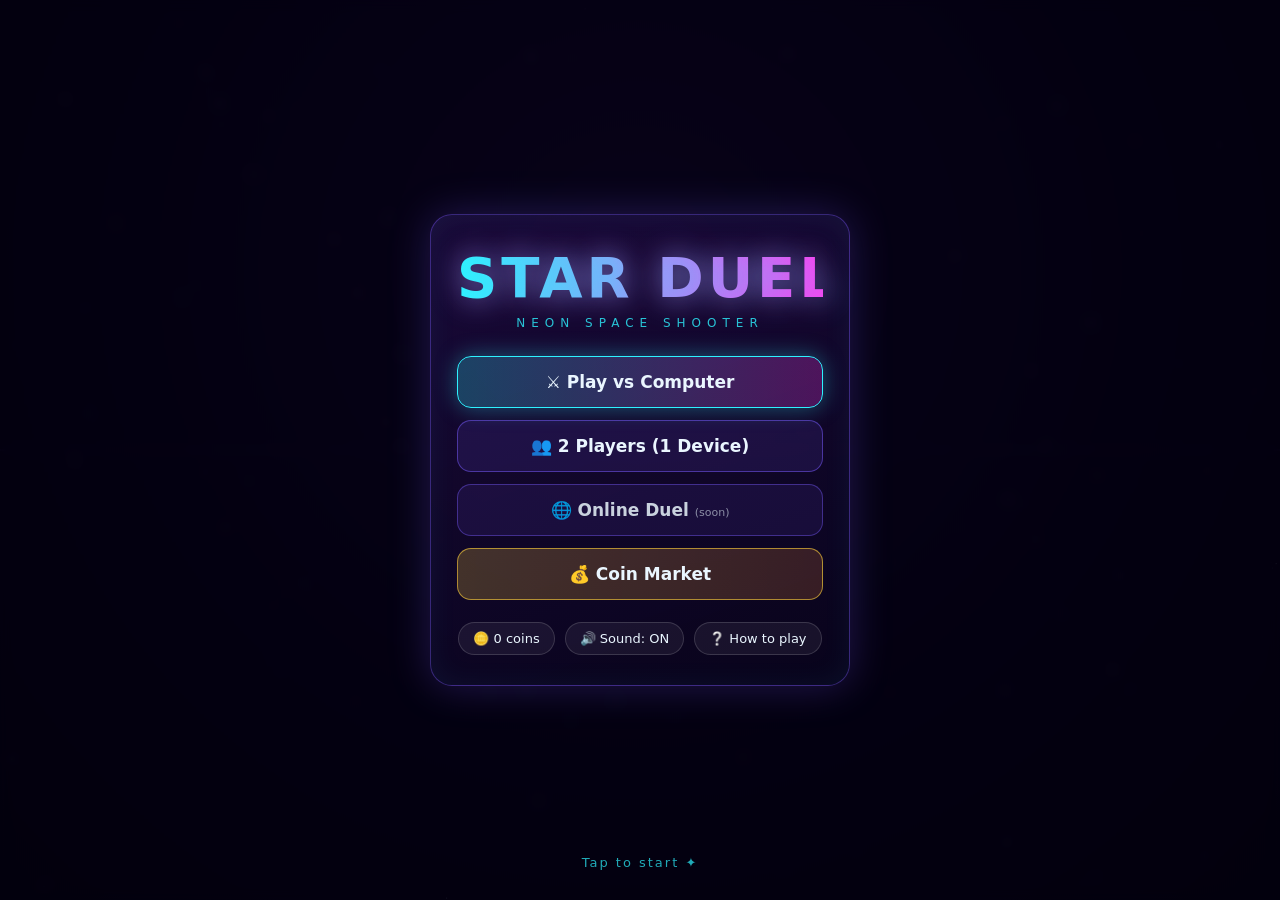
<file: index.html>
<!DOCTYPE html>
<html lang="en">
<head>
  <meta charset="UTF-8" />
  <meta name="viewport" content="width=device-width, initial-scale=1.0, maximum-scale=1.0, user-scalable=no, viewport-fit=cover" />
  <meta name="theme-color" content="#05010f" />
  <meta name="apple-mobile-web-app-capable" content="yes" />
  <meta name="apple-mobile-web-app-status-bar-style" content="black-translucent" />
  <meta name="description" content="Star Duel — a neon space shooter for two pilots. Best graphics, best sound." />
  <title>Star Duel — Space Shooter</title>
  <link rel="manifest" href="manifest.webmanifest" />
  <link rel="stylesheet" href="css/style.css" />
</head>
<body>
  <div id="app">
    <canvas id="game"></canvas>

    <!-- ===== Heads-up display (in-game) ===== -->
    <div id="hud" class="hud hidden">
      <div class="hud-player hud-top">
        <span class="hud-name" id="p2name">ENEMY</span>
        <div class="bar"><div class="bar-fill bar-enemy" id="p2health"></div></div>
        <div class="bar shield"><div class="bar-fill bar-shield" id="p2shield"></div></div>
        <span class="hud-score" id="p2score">0</span>
      </div>
      <div class="hud-player hud-bottom">
        <span class="hud-name" id="p1name">YOU</span>
        <div class="bar"><div class="bar-fill bar-player" id="p1health"></div></div>
        <div class="bar shield"><div class="bar-fill bar-shield" id="p1shield"></div></div>
        <span class="hud-score" id="p1score">0</span>
      </div>
      <button id="pauseBtn" class="icon-btn" aria-label="Pause">II</button>
    </div>

    <!-- ===== Touch controls ===== -->
    <div id="touchControls" class="touch hidden">
      <div id="joystick" class="joystick"><div class="joystick-knob"></div></div>
      <button id="fireBtn" class="fire-btn">FIRE</button>
    </div>

    <!-- ===== Main menu ===== -->
    <div id="menu" class="overlay">
      <div class="menu-card">
        <h1 class="title">STAR&nbsp;DUEL</h1>
        <p class="subtitle">NEON SPACE SHOOTER</p>
        <div class="menu-buttons">
          <button class="btn btn-primary" data-mode="ai">⚔️ Play vs Computer</button>
          <button class="btn" data-mode="local">👥 2 Players (1 Device)</button>
          <button class="btn btn-ghost" data-mode="online" id="onlineBtn">🌐 Online Duel <small>(soon)</small></button>
          <a class="btn btn-coins" href="trade.html">💰 Coin Market</a>
        </div>
        <div class="menu-footer">
          <button id="coinChip" class="chip">🪙 0 coins</button>
          <button id="soundToggle" class="chip">🔊 Sound: ON</button>
          <button id="howtoBtn" class="chip">❔ How to play</button>
        </div>
      </div>
    </div>

    <!-- ===== How to play ===== -->
    <div id="howto" class="overlay hidden">
      <div class="menu-card">
        <h2 class="title small">HOW TO PLAY</h2>
        <ul class="howto-list">
          <li>📱 <b>Touch:</b> drag the left joystick to fly, tap <b>FIRE</b> to shoot.</li>
          <li>⌨️ <b>Player 1:</b> <kbd>A</kbd>/<kbd>D</kbd> or arrows to move, <kbd>Space</kbd> to fire.</li>
          <li>⌨️ <b>Player 2:</b> <kbd>J</kbd>/<kbd>L</kbd> to move, <kbd>Enter</kbd> to fire.</li>
          <li>💥 Destroy the enemy ship. First to drain the other's health wins the round.</li>
          <li>✨ Grab glowing power-ups for shields, rapid-fire and triple-shot.</li>
        </ul>
        <button class="btn btn-primary" id="howtoBack">Back</button>
      </div>
    </div>

    <!-- ===== Pause ===== -->
    <div id="pauseMenu" class="overlay hidden">
      <div class="menu-card">
        <h2 class="title small">PAUSED</h2>
        <div class="menu-buttons">
          <button class="btn btn-primary" id="resumeBtn">Resume</button>
          <button class="btn" id="quitBtn">Quit to Menu</button>
        </div>
      </div>
    </div>

    <!-- ===== Game over ===== -->
    <div id="gameover" class="overlay hidden">
      <div class="menu-card">
        <h2 class="title small" id="resultText">VICTORY</h2>
        <p class="result-sub" id="resultSub"></p>
        <div class="reward-badge hidden" id="rewardBadge">🪙 +10 coins!</div>
        <div class="menu-buttons">
          <button class="btn btn-primary" id="rematchBtn">Rematch</button>
          <button class="btn" id="menuBtn">Main Menu</button>
        </div>
      </div>
    </div>

    <!-- ===== Online placeholder ===== -->
    <div id="onlineInfo" class="overlay hidden">
      <div class="menu-card">
        <h2 class="title small">ONLINE DUEL</h2>
        <p class="result-sub">Real-time online play between two pilots is wired up and ready —
        it just needs your Firebase keys to go live. Send them over and online matchmaking
        switches on instantly. For now, enjoy <b>vs Computer</b> and <b>2 Players</b> mode!</p>
        <button class="btn btn-primary" id="onlineBack">Back</button>
      </div>
    </div>

    <div id="loadHint" class="load-hint">Tap to start ✦</div>
  </div>

  <script src="js/audio.js"></script>
  <script src="js/wallet.js"></script>
  <script src="js/market.js"></script>
  <script src="js/game.js"></script>
</body>
</html>
</file>
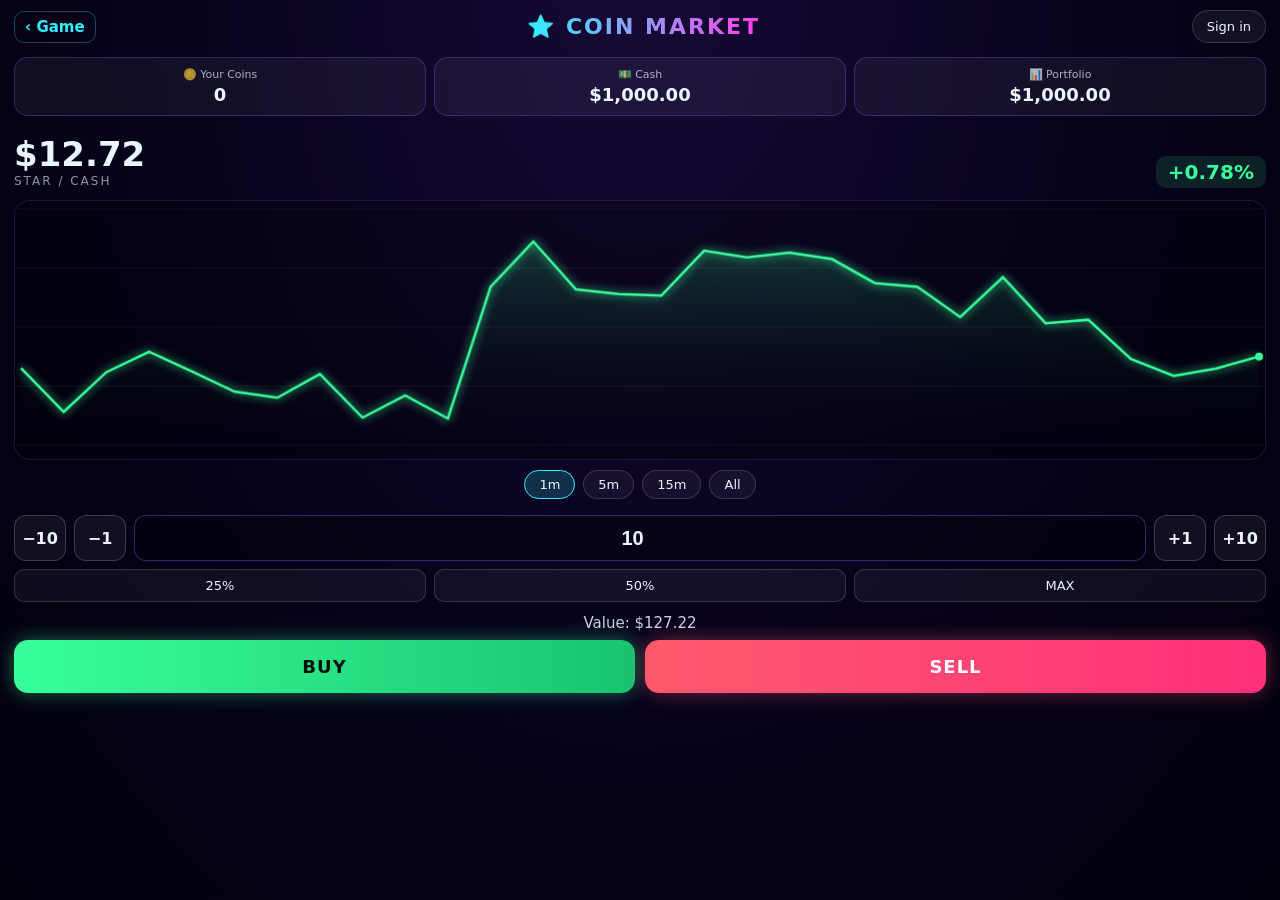
<file: trade.html>
<!DOCTYPE html>
<html lang="en">
<head>
  <meta charset="UTF-8" />
  <meta name="viewport" content="width=device-width, initial-scale=1.0, maximum-scale=1.0, user-scalable=no, viewport-fit=cover" />
  <meta name="theme-color" content="#05010f" />
  <title>Coin Market — Star Duel</title>
  <link rel="stylesheet" href="css/style.css" />
  <link rel="stylesheet" href="css/trade.css" />
</head>
<body class="trade-body">
  <header class="trade-header">
    <a href="index.html" class="back-link">‹ Game</a>
    <h1 class="trade-title">⭐ COIN MARKET</h1>
    <button id="authChip" class="chip">Sign in</button>
  </header>

  <section class="wallet-strip">
    <div class="wallet-box">
      <span class="wallet-label">🪙 Your Coins</span>
      <span class="wallet-val" id="wCoins">0</span>
    </div>
    <div class="wallet-box">
      <span class="wallet-label">💵 Cash</span>
      <span class="wallet-val" id="wCash">$0</span>
    </div>
    <div class="wallet-box">
      <span class="wallet-label">📊 Portfolio</span>
      <span class="wallet-val" id="wPortfolio">$0</span>
    </div>
  </section>

  <section class="price-row">
    <div>
      <div class="price-now" id="priceNow">$0.00</div>
      <div class="price-sym">STAR / CASH</div>
    </div>
    <div class="price-change" id="priceChange">+0.00%</div>
  </section>

  <div class="chart-wrap">
    <canvas id="chart"></canvas>
  </div>

  <div class="range-row" id="rangeRow">
    <button class="range-btn active" data-n="30">1m</button>
    <button class="range-btn" data-n="60">5m</button>
    <button class="range-btn" data-n="120">15m</button>
    <button class="range-btn" data-n="180">All</button>
  </div>

  <section class="trade-panel">
    <div class="qty-row">
      <button class="qty-btn" data-q="-10">−10</button>
      <button class="qty-btn" data-q="-1">−1</button>
      <input id="qty" type="number" min="1" value="10" inputmode="numeric" />
      <button class="qty-btn" data-q="1">+1</button>
      <button class="qty-btn" data-q="10">+10</button>
    </div>
    <div class="qty-presets">
      <button class="preset" data-pct="0.25">25%</button>
      <button class="preset" data-pct="0.5">50%</button>
      <button class="preset" data-pct="1">MAX</button>
    </div>
    <div class="cost-line" id="costLine">Cost: $0.00</div>
    <div class="trade-actions">
      <button class="trade-btn buy" id="buyBtn">BUY</button>
      <button class="trade-btn sell" id="sellBtn">SELL</button>
    </div>
    <div class="toast" id="toast"></div>
  </section>

  <!-- Admin panel (visible only to admin) -->
  <section class="admin-panel hidden" id="adminPanel">
    <h3>🛡️ Admin — Reward Treasury</h3>
    <p>Match wins pay <b id="rewardLbl">10</b> coins out of this pool (separate from your own coins).</p>
    <div class="treasury-val">🏦 <span id="treasuryVal">0</span> coins</div>
  </section>

  <!-- Sign-in dialog (Google placeholder) -->
  <div id="authOverlay" class="overlay hidden">
    <div class="menu-card">
      <h2 class="title small">SIGN IN</h2>
      <p class="result-sub">Real Google sign-in turns on with Firebase. For now,
      create a local pilot profile to try the market.</p>
      <input id="nameInput" class="name-input" placeholder="Pilot name" />
      <div class="menu-buttons">
        <button class="btn btn-primary" id="googleBtn">▶ Continue with Google <small>(demo)</small></button>
        <button class="btn" id="adminBtn">🛡️ Sign in as Admin</button>
        <button class="btn btn-ghost" id="authClose">Cancel</button>
      </div>
    </div>
  </div>

  <script src="js/wallet.js"></script>
  <script src="js/market.js"></script>
  <script src="js/trade.js"></script>
</body>
</html>
</file>
<file: css/style.css>
:root {
  --bg: #05010f;
  --neon-cyan: #2ef2ff;
  --neon-pink: #ff3df0;
  --neon-purple: #8b5cff;
  --neon-green: #38ff9c;
  --text: #eaf6ff;
}

* { margin: 0; padding: 0; box-sizing: border-box; -webkit-tap-highlight-color: transparent; }

html, body {
  width: 100%; height: 100%;
  background: var(--bg);
  color: var(--text);
  font-family: "Segoe UI", "Trebuchet MS", system-ui, sans-serif;
  overflow: hidden;
  overscroll-behavior: none;
  touch-action: none;
  user-select: none;
  -webkit-user-select: none;
}

#app { position: fixed; inset: 0; }

#game {
  display: block;
  width: 100%; height: 100%;
  background: radial-gradient(ellipse at 50% 30%, #160a35 0%, #07021a 55%, #03000c 100%);
}

.hidden { display: none !important; }

/* ===== Overlays ===== */
.overlay {
  position: absolute; inset: 0;
  display: flex; align-items: center; justify-content: center;
  background: rgba(3, 0, 14, 0.72);
  backdrop-filter: blur(6px);
  -webkit-backdrop-filter: blur(6px);
  padding: 24px;
  z-index: 30;
  animation: fade 0.35s ease;
}
@keyframes fade { from { opacity: 0; } to { opacity: 1; } }

.menu-card {
  width: 100%; max-width: 420px;
  background: linear-gradient(160deg, rgba(40, 16, 80, 0.6), rgba(10, 4, 30, 0.85));
  border: 1px solid rgba(123, 92, 255, 0.4);
  border-radius: 22px;
  padding: 30px 26px;
  text-align: center;
  box-shadow: 0 0 40px rgba(123, 92, 255, 0.25), inset 0 0 30px rgba(46, 242, 255, 0.06);
}

.title {
  font-size: clamp(34px, 11vw, 56px);
  font-weight: 900;
  letter-spacing: 4px;
  background: linear-gradient(90deg, var(--neon-cyan), var(--neon-pink));
  -webkit-background-clip: text; background-clip: text;
  -webkit-text-fill-color: transparent;
  text-shadow: 0 0 30px rgba(46, 242, 255, 0.4);
  filter: drop-shadow(0 0 14px rgba(255, 61, 240, 0.4));
}
.title.small { font-size: clamp(26px, 8vw, 38px); }
.subtitle { margin-top: 6px; letter-spacing: 6px; font-size: 12px; color: var(--neon-cyan); opacity: 0.8; }

.menu-buttons { display: flex; flex-direction: column; gap: 12px; margin-top: 26px; }

.btn {
  font: inherit; font-weight: 700; font-size: 17px;
  color: var(--text);
  padding: 15px 18px;
  border-radius: 14px;
  border: 1px solid rgba(123, 92, 255, 0.5);
  background: rgba(123, 92, 255, 0.12);
  cursor: pointer;
  transition: transform 0.08s ease, box-shadow 0.2s ease, background 0.2s ease;
}
.btn:active { transform: scale(0.96); }
.btn-primary {
  background: linear-gradient(90deg, rgba(46, 242, 255, 0.25), rgba(255, 61, 240, 0.25));
  border-color: var(--neon-cyan);
  box-shadow: 0 0 22px rgba(46, 242, 255, 0.35);
}
.btn-ghost { opacity: 0.85; }
.btn small { font-size: 11px; opacity: 0.65; font-weight: 400; }
a.btn { display: block; text-decoration: none; }
.btn-coins {
  background: linear-gradient(90deg, rgba(255,210,61,0.22), rgba(255,140,61,0.18));
  border-color: rgba(255,210,61,0.6);
}

.reward-badge {
  margin: 16px auto 4px; display: inline-block;
  font-size: 20px; font-weight: 900; color: #ffd23d;
  padding: 8px 18px; border-radius: 30px;
  background: rgba(255,210,61,0.12); border: 1px solid rgba(255,210,61,0.5);
  box-shadow: 0 0 22px rgba(255,210,61,0.35);
  animation: pop 0.5s ease;
}
@keyframes pop { 0% { transform: scale(0.4); opacity: 0; } 60% { transform: scale(1.15); } 100% { transform: scale(1); opacity: 1; } }

.menu-footer { display: flex; gap: 10px; justify-content: center; margin-top: 22px; flex-wrap: wrap; }
.chip {
  font: inherit; font-size: 13px; color: var(--text);
  background: rgba(255, 255, 255, 0.06);
  border: 1px solid rgba(255, 255, 255, 0.15);
  border-radius: 30px; padding: 8px 14px; cursor: pointer;
}
.chip:active { transform: scale(0.95); }

.howto-list { text-align: left; margin: 20px 0; line-height: 1.8; font-size: 15px; }
.howto-list li { list-style: none; margin-bottom: 8px; }
kbd {
  background: rgba(255,255,255,0.12); border: 1px solid rgba(255,255,255,0.25);
  border-radius: 6px; padding: 1px 7px; font-size: 13px; font-family: monospace;
}
.result-sub { margin: 14px 0 4px; opacity: 0.85; line-height: 1.6; font-size: 15px; }

/* ===== HUD ===== */
.hud { position: absolute; inset: 0; z-index: 10; pointer-events: none; }
.hud-player {
  position: absolute; left: 14px; right: 14px;
  display: flex; align-items: center; gap: 10px;
}
.hud-top { top: max(14px, env(safe-area-inset-top)); }
.hud-bottom { bottom: calc(max(14px, env(safe-area-inset-bottom)) + 130px); }
.hud-name { font-size: 12px; font-weight: 800; letter-spacing: 2px; min-width: 56px; }
.hud-score { font-size: 18px; font-weight: 900; min-width: 28px; text-align: right; }
.bar {
  flex: 1; height: 11px; border-radius: 8px;
  background: rgba(255,255,255,0.1);
  border: 1px solid rgba(255,255,255,0.2);
  overflow: hidden;
}
.bar.shield { height: 5px; flex: 0.6; }
.bar-fill { height: 100%; width: 100%; transition: width 0.15s ease; border-radius: 8px; }
.bar-player { background: linear-gradient(90deg, var(--neon-cyan), #1f9bff); box-shadow: 0 0 10px var(--neon-cyan); }
.bar-enemy { background: linear-gradient(90deg, var(--neon-pink), #ff5a5a); box-shadow: 0 0 10px var(--neon-pink); }
.bar-shield { background: var(--neon-green); box-shadow: 0 0 8px var(--neon-green); }

.icon-btn {
  position: absolute; top: max(48px, calc(env(safe-area-inset-top) + 34px)); right: 14px;
  width: 42px; height: 42px; border-radius: 50%;
  background: rgba(255,255,255,0.08); color: var(--text);
  border: 1px solid rgba(255,255,255,0.25);
  font-weight: 900; font-size: 15px; cursor: pointer; pointer-events: auto;
}

/* ===== Touch controls ===== */
.touch { position: absolute; inset: 0; z-index: 15; pointer-events: none; }
.joystick {
  position: absolute; left: 26px; bottom: max(30px, calc(env(safe-area-inset-bottom) + 24px));
  width: 120px; height: 120px; border-radius: 50%;
  background: rgba(46, 242, 255, 0.07);
  border: 2px solid rgba(46, 242, 255, 0.3);
  pointer-events: auto; touch-action: none;
}
.joystick-knob {
  position: absolute; left: 50%; top: 50%;
  width: 52px; height: 52px; border-radius: 50%;
  transform: translate(-50%, -50%);
  background: radial-gradient(circle at 35% 35%, #6ff7ff, #1f9bff);
  box-shadow: 0 0 18px rgba(46, 242, 255, 0.7);
}
.fire-btn {
  position: absolute; right: 26px; bottom: max(40px, calc(env(safe-area-inset-bottom) + 34px));
  width: 96px; height: 96px; border-radius: 50%;
  background: radial-gradient(circle at 35% 35%, rgba(255, 90, 240, 0.9), rgba(255, 61, 240, 0.4));
  border: 2px solid var(--neon-pink);
  color: #fff; font-weight: 900; font-size: 18px; letter-spacing: 1px;
  pointer-events: auto; cursor: pointer;
  box-shadow: 0 0 24px rgba(255, 61, 240, 0.6);
  touch-action: none;
}
.fire-btn:active { transform: scale(0.92); }

.load-hint {
  position: absolute; left: 50%; bottom: 30px; transform: translateX(-50%);
  font-size: 13px; letter-spacing: 2px; color: var(--neon-cyan); opacity: 0.7;
  z-index: 40; animation: blink 1.4s infinite;
}
@keyframes blink { 50% { opacity: 0.2; } }
</file>
<file: css/trade.css>
.trade-body {
  display: flex;
  flex-direction: column;
  height: 100%;
  background: radial-gradient(ellipse at 50% 0%, #160a35 0%, #07021a 55%, #03000c 100%);
  padding: max(10px, env(safe-area-inset-top)) 14px calc(14px + env(safe-area-inset-bottom));
  overflow-y: auto;
}

.trade-header { display: flex; align-items: center; justify-content: space-between; gap: 10px; }
.back-link {
  color: var(--neon-cyan); text-decoration: none; font-weight: 700; font-size: 15px;
  padding: 6px 10px; border-radius: 10px; border: 1px solid rgba(46,242,255,0.3);
}
.trade-title {
  font-size: clamp(16px, 5vw, 22px); font-weight: 900; letter-spacing: 2px;
  background: linear-gradient(90deg, var(--neon-cyan), var(--neon-pink));
  -webkit-background-clip: text; background-clip: text; -webkit-text-fill-color: transparent;
}

.wallet-strip { display: flex; gap: 8px; margin-top: 14px; }
.wallet-box {
  flex: 1; background: rgba(255,255,255,0.05); border: 1px solid rgba(123,92,255,0.3);
  border-radius: 14px; padding: 10px; text-align: center;
}
.wallet-label { display: block; font-size: 11px; opacity: 0.7; }
.wallet-val { display: block; font-size: 18px; font-weight: 800; margin-top: 3px; }

.price-row { display: flex; align-items: flex-end; justify-content: space-between; margin-top: 18px; }
.price-now { font-size: 34px; font-weight: 900; }
.price-sym { font-size: 12px; letter-spacing: 2px; opacity: 0.6; }
.price-change { font-size: 20px; font-weight: 800; padding: 4px 12px; border-radius: 10px; }
.price-change.up { color: var(--neon-green); background: rgba(56,255,156,0.12); }
.price-change.down { color: #ff5a6e; background: rgba(255,90,110,0.12); }

.chart-wrap {
  margin-top: 12px; height: 260px; border-radius: 16px;
  background: rgba(0,0,0,0.25); border: 1px solid rgba(123,92,255,0.2); overflow: hidden;
}
#chart { width: 100%; height: 100%; display: block; }

.range-row { display: flex; gap: 8px; margin-top: 10px; justify-content: center; }
.range-btn {
  font: inherit; font-size: 13px; color: var(--text); padding: 6px 14px; border-radius: 20px;
  background: rgba(255,255,255,0.05); border: 1px solid rgba(255,255,255,0.15); cursor: pointer;
}
.range-btn.active { background: rgba(46,242,255,0.18); border-color: var(--neon-cyan); }

.trade-panel { margin-top: 16px; }
.qty-row { display: flex; gap: 8px; align-items: center; }
.qty-btn {
  font: inherit; font-weight: 800; color: var(--text); width: 52px; height: 46px;
  border-radius: 12px; background: rgba(255,255,255,0.06);
  border: 1px solid rgba(255,255,255,0.18); cursor: pointer;
}
#qty {
  flex: 1; height: 46px; text-align: center; font-size: 20px; font-weight: 800;
  color: var(--text); background: rgba(0,0,0,0.3);
  border: 1px solid rgba(123,92,255,0.4); border-radius: 12px; min-width: 0;
}
.qty-presets { display: flex; gap: 8px; margin-top: 8px; }
.preset {
  flex: 1; font: inherit; font-size: 13px; color: var(--text); padding: 8px; border-radius: 10px;
  background: rgba(255,255,255,0.05); border: 1px solid rgba(255,255,255,0.15); cursor: pointer;
}
.cost-line { text-align: center; margin: 12px 0 8px; font-size: 15px; opacity: 0.85; }

.trade-actions { display: flex; gap: 10px; }
.trade-btn {
  flex: 1; font: inherit; font-weight: 900; font-size: 18px; letter-spacing: 1px;
  padding: 16px; border-radius: 14px; cursor: pointer; color: #03110a;
}
.trade-btn.buy { background: linear-gradient(90deg, #38ff9c, #19c46f); border: none; box-shadow: 0 0 20px rgba(56,255,156,0.4); }
.trade-btn.sell { background: linear-gradient(90deg, #ff5a6e, #ff2f7a); border: none; color: #fff; box-shadow: 0 0 20px rgba(255,90,110,0.4); }
.trade-btn:active { transform: scale(0.97); }

.toast {
  margin-top: 12px; text-align: center; min-height: 20px; font-weight: 700;
  transition: opacity 0.3s; opacity: 0;
}
.toast.show { opacity: 1; }
.toast.ok { color: var(--neon-green); }
.toast.err { color: #ff7a8a; }

.admin-panel {
  margin-top: 20px; padding: 16px; border-radius: 16px;
  background: rgba(255, 210, 61, 0.06); border: 1px solid rgba(255, 210, 61, 0.4);
}
.admin-panel h3 { font-size: 16px; margin-bottom: 6px; }
.admin-panel p { font-size: 13px; opacity: 0.85; line-height: 1.5; }
.treasury-val { margin-top: 10px; font-size: 22px; font-weight: 900; color: #ffd23d; }

.name-input {
  width: 100%; height: 46px; margin: 6px 0 4px; text-align: center; font: inherit; font-size: 16px;
  color: var(--text); background: rgba(0,0,0,0.3);
  border: 1px solid rgba(123,92,255,0.4); border-radius: 12px;
}
</file>
